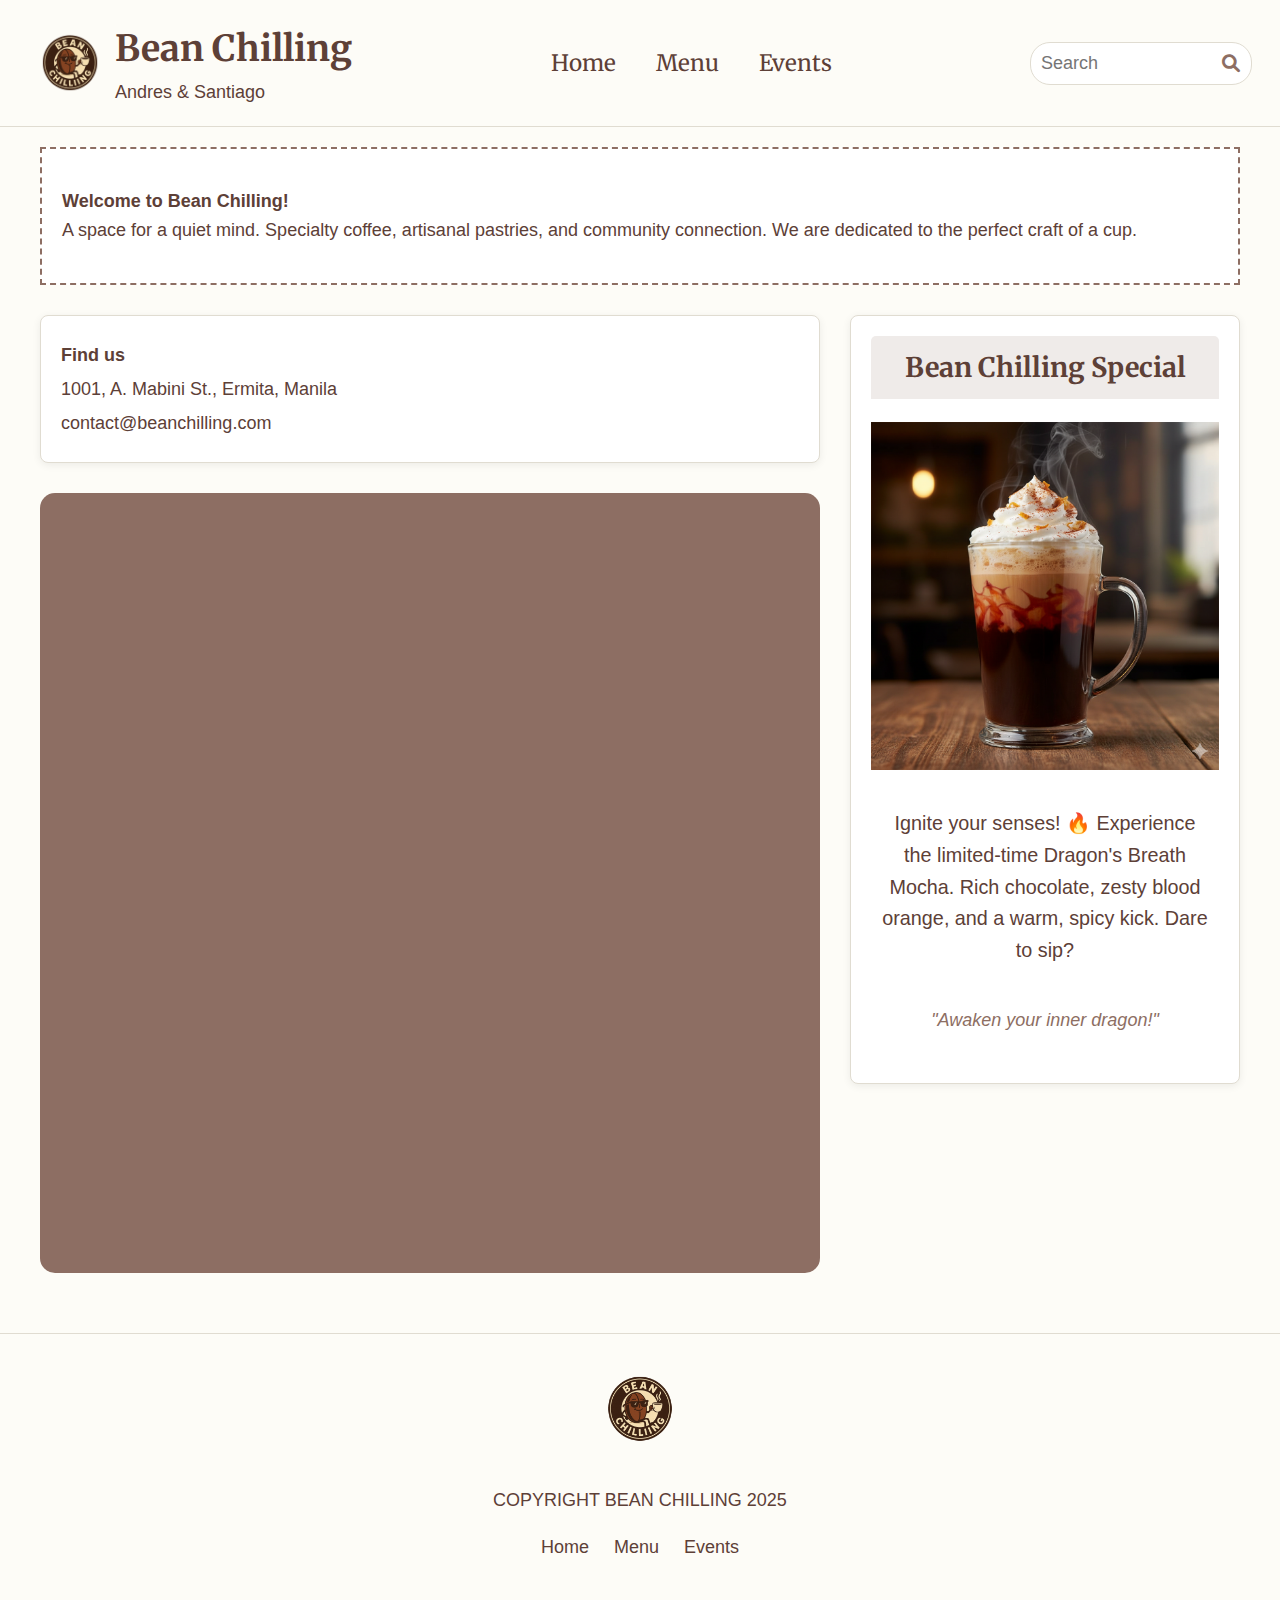
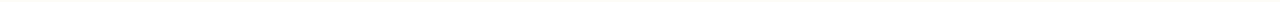
<file: index.html>
<!DOCTYPE html>
<html lang="en">
<head>
    <meta charset="UTF-8">
    <meta name="viewport" content="width=device-width, initial-scale=1.0">
    <title>Bean Chilling - Home</title>
    <link rel="stylesheet" href="style.css">
    <link rel="stylesheet" href="https://cdnjs.cloudflare.com/ajax/libs/font-awesome/6.0.0-beta3/css/all.min.css">
</head>
<body>


<header class="header">
    <div class="logo-area">
        <img src="images/logo.png" alt="Bean Chilling Logo">
        <div class="logo-text">
            <h1>Bean Chilling</h1>
            <p>Andres & Santiago</p>
        </div>
    </div>
   
    <input type="checkbox" id="hamburger-toggle" class="hamburger-toggle">
   
    <label for="hamburger-toggle" class="hamburger">
        <i class="fas fa-bars"></i>
        <i class="fas fa-times"></i>
    </label>
   
    <nav class="main-nav">
        <ul>
            <li><a href="index.html" class="active">Home</a></li>
            <li><a href="menu.html">Menu</a></li>
            <li><a href="events.html">Events</a></li>
        </ul>
    </nav>
   
    <div class="search-bar">
        <input type="text" placeholder="Search">
        <i class="fas fa-search search-icon"></i>
    </div>
</header>


    <main class="container">
        <div class="welcome-box">
            <p><strong>Welcome to Bean Chilling!</strong><br>
A space for a quiet mind. Specialty coffee, artisanal pastries, and community connection. We are dedicated to the perfect craft of a cup.        </div>


        <div class="page-grid">
            <div class="main-column">
                <div class="info-box contact-info">
                    <p><strong>Find us</strong></p>
                    <p>1001, A. Mabini St., Ermita, Manila</p>
                    <p>contact@beanchilling.com</p>
                </div>
                <div class="map-embed">
                    <iframe src="https://www.google.com/maps/embed?pb=!1m18!1m12!1m3!1d3861.328325732158!2d120.97903937588383!3d14.580287777477543!2m3!1f0!2f0!3f0!3m2!1i1024!2i768!4f13.1!3m3!1m2!1s0x3397ca2ed5c62239%3A0x205566cf74395426!2s1001%20A.%20Mabini%20St%2C%20Ermita%2C%20Manila%2C%201000%20Metro%20Manila!5e0!3m2!1sen!2sph!4v1727773024842!5m2!1sen!2sph" width="600" height="450" style="border:0;" allowfullscreen="" loading="lazy" referrerpolicy="no-referrer-when-downgrade"></iframe>
                </div>
                </div>
            <div class="sidebar">
                <div class="info-box special-offer">
                    <h2>Bean Chilling Special</h2>
                    <img src="images/dbml.png" alt="dragonbreath">
                    <p>Ignite your senses! 🔥 Experience the limited-time Dragon's Breath Mocha. Rich chocolate, zesty blood orange, and a warm, spicy kick. Dare to sip?</p>
                    <p class="fine-print">"Awaken your inner dragon!"</p>
                </div>
            </div>
        </div>
    </main>


    <footer class="footer">
        <img src="images/logo.png" alt="Bean Chilling Logo">
        <p>COPYRIGHT BEAN CHILLING 2025</p>
        <nav class="footer-nav">
            <a href="index.html">Home</a>
            <a href="menu.html">Menu</a>
            <a href="events.html">Events</a>
        </nav>
    </footer>


</body>
</html>
</file>
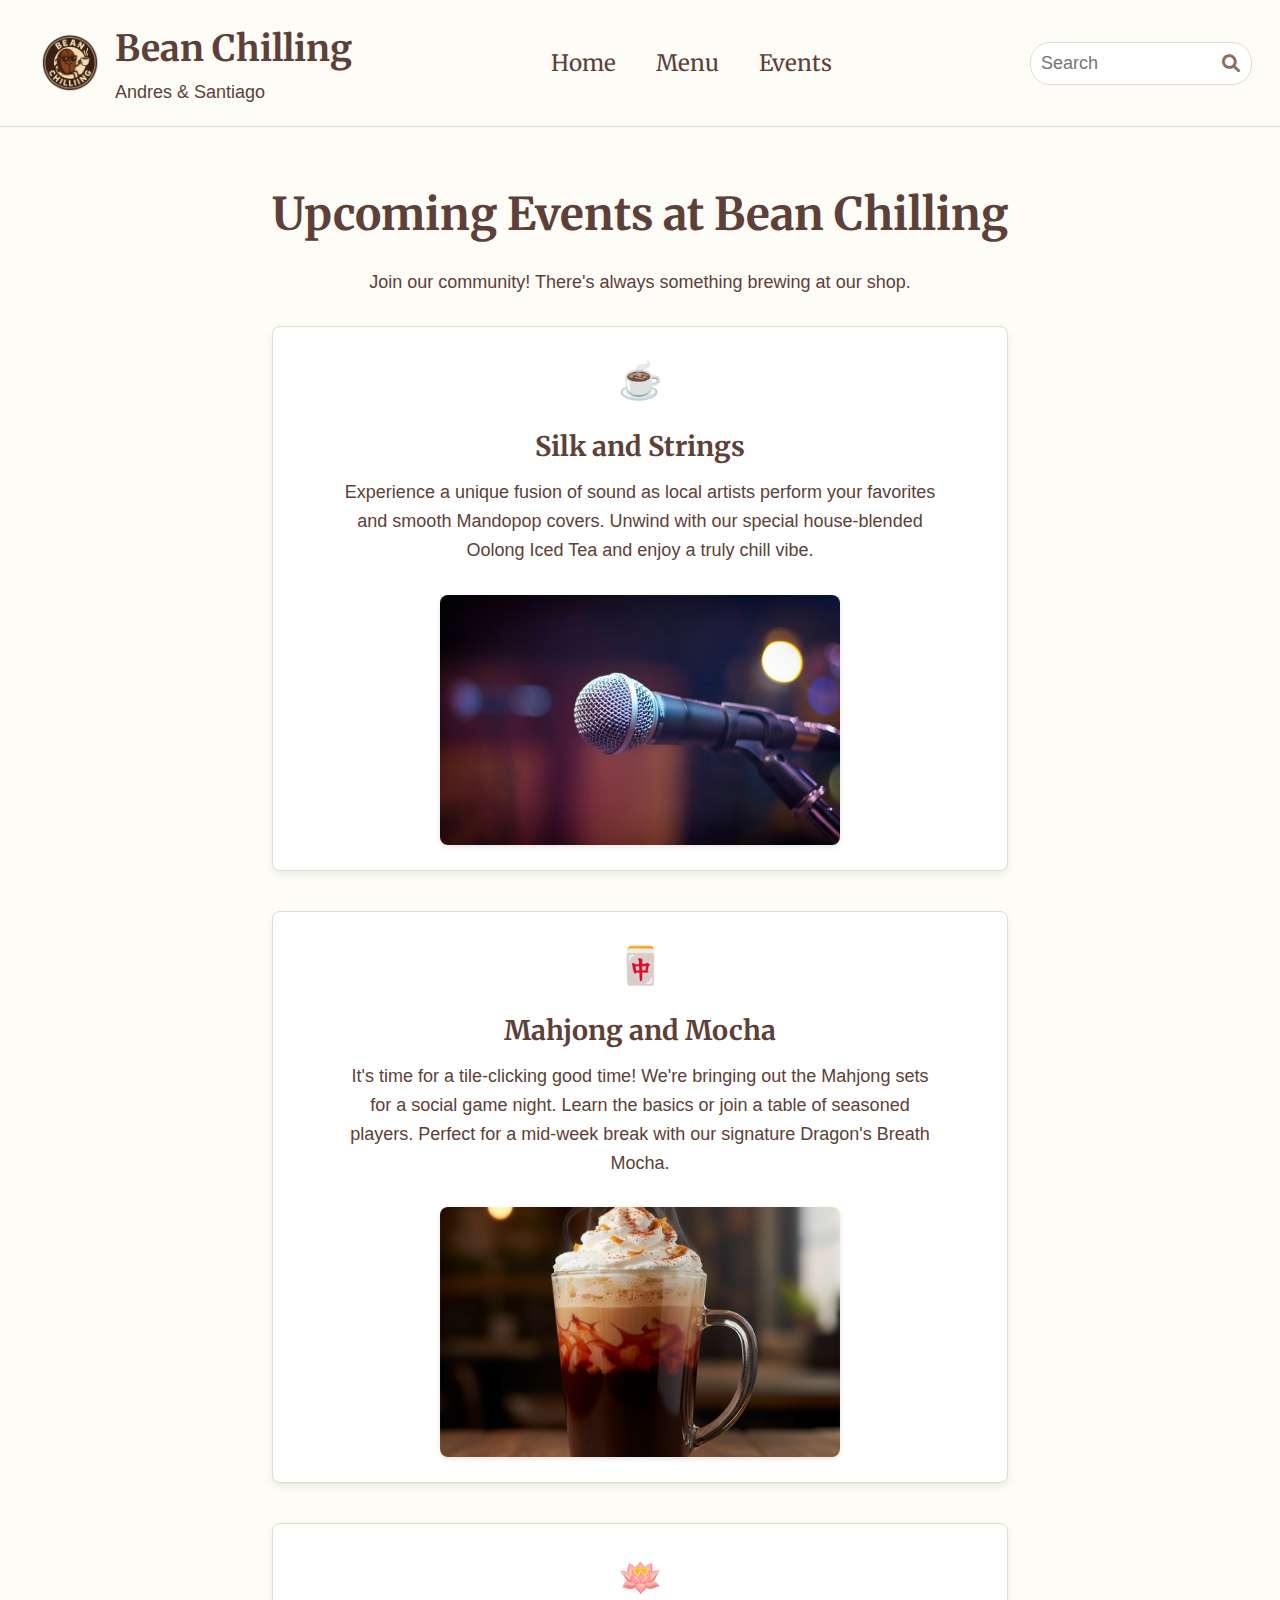
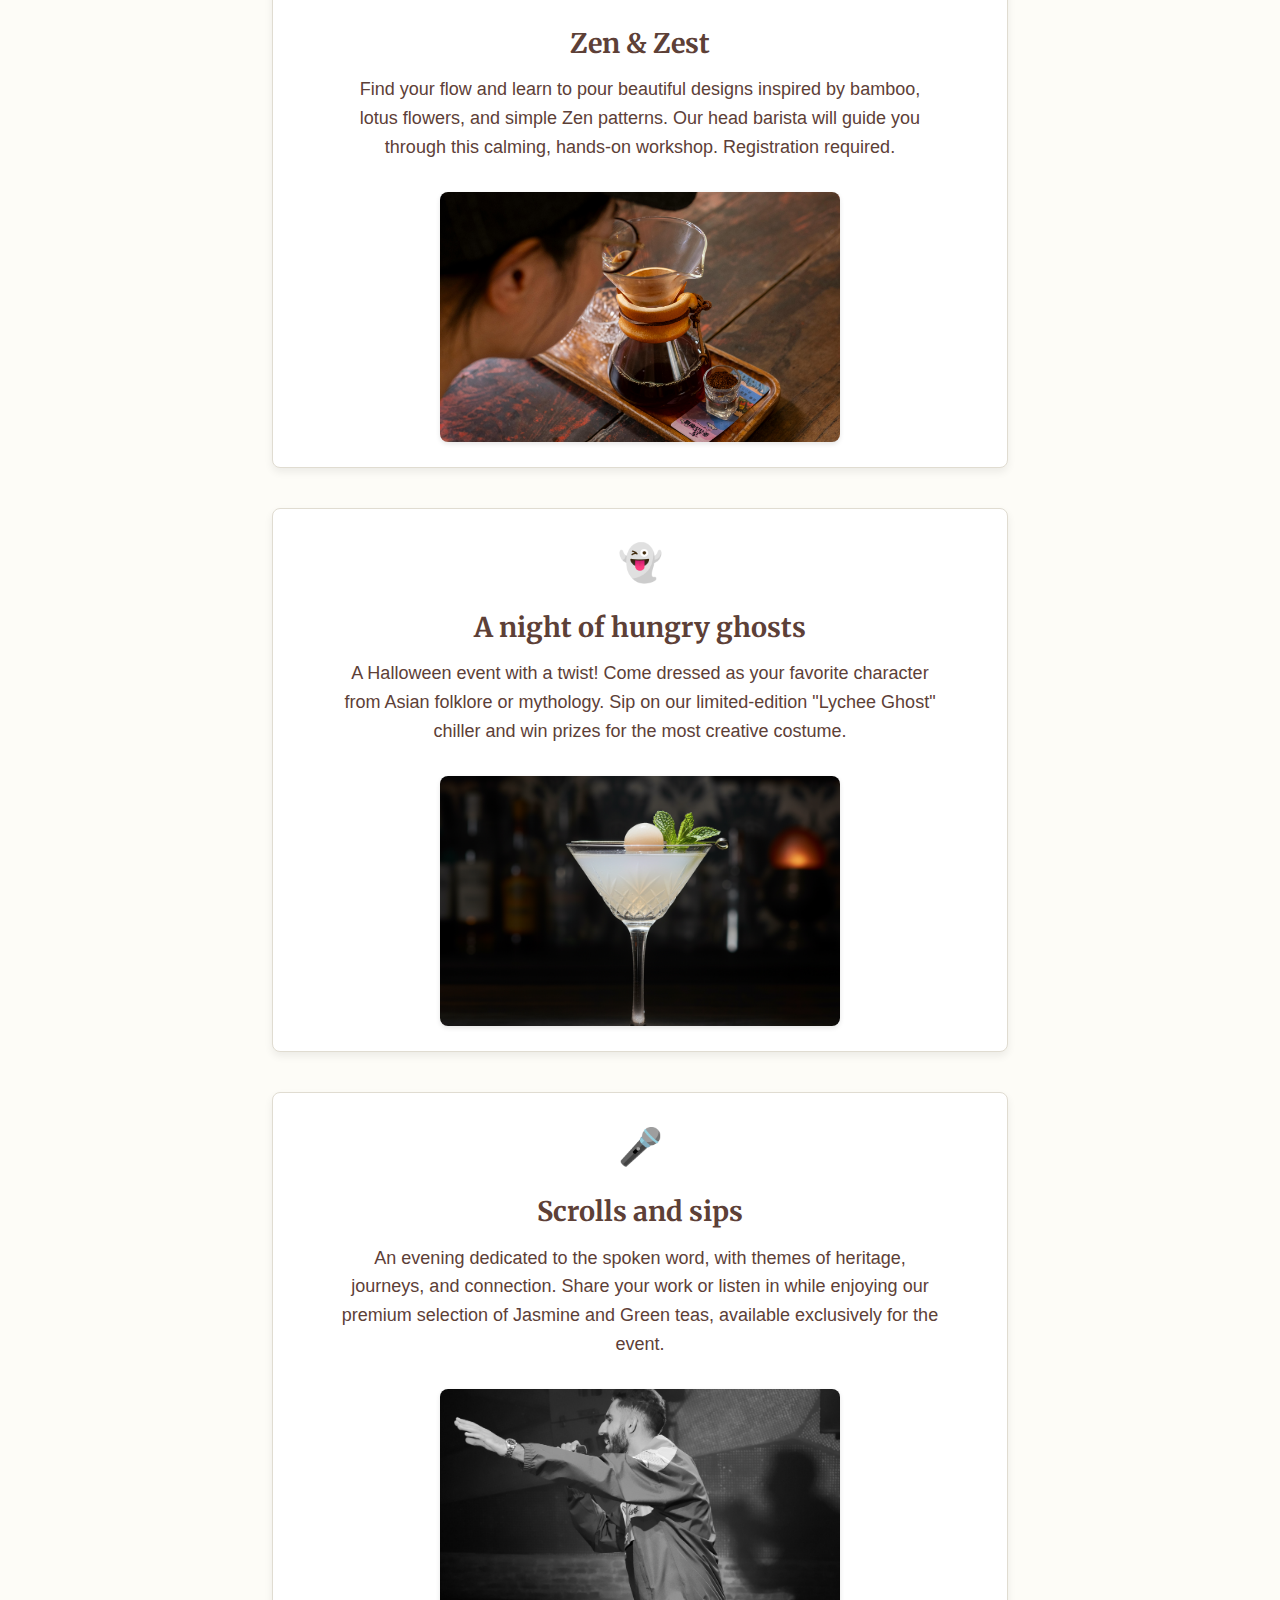
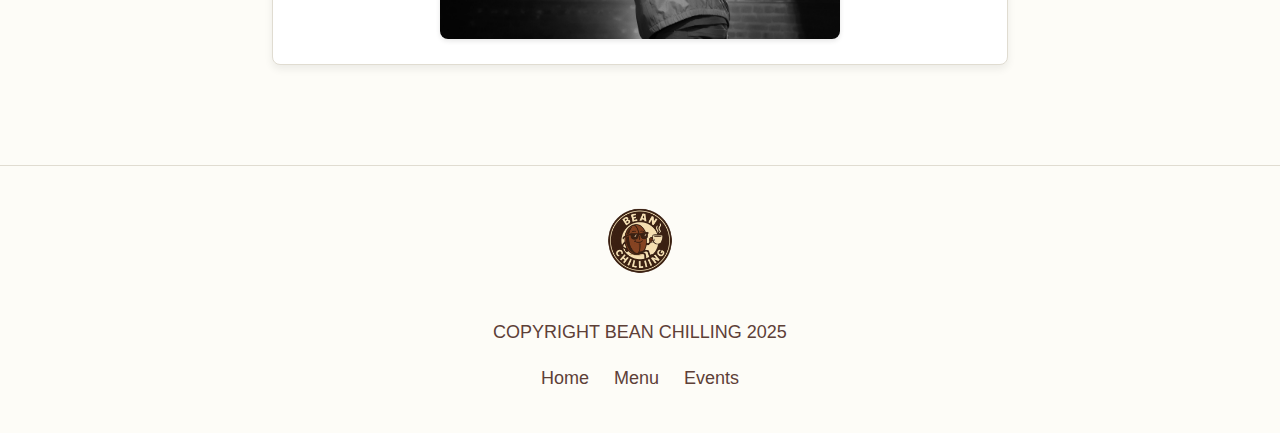
<file: events.html>
<!DOCTYPE html>
<html lang="en">
<head>
    <meta charset="UTF-8">
    <meta name="viewport" content="width=device-width, initial-scale=1.0">
    <title>Events - Bean Chilling</title>
    <link rel="stylesheet" href="style.css">
    <link rel="stylesheet" href="https://cdnjs.cloudflare.com/ajax/libs/font-awesome/6.0.0-beta3/css/all.min.css">
</head>
<body>


<header class="header">
    <div class="logo-area">
        <img src="images/logo.png" alt="Bean Chilling Logo">
        <div class="logo-text">
            <h1>Bean Chilling</h1>
            <p>Andres & Santiago</p>
        </div>
    </div>
    
    <input type="checkbox" id="hamburger-toggle" class="hamburger-toggle">
    
    <label for="hamburger-toggle" class="hamburger">
        <i class="fas fa-bars"></i>
        <i class="fas fa-times"></i>
    </label>
    
    <nav class="main-nav">
        <ul>
            <li><a href="index.html" class="active">Home</a></li>
            <li><a href="menu.html">Menu</a></li>
            <li><a href="events.html">Events</a></li>
        </ul>
    </nav>
    
    <div class="search-bar">
        <input type="text" placeholder="Search">
        <i class="fas fa-search search-icon"></i>
    </div>
</header>
    <main class="container">
        <div class="events-header">
            <h1>Upcoming Events at Bean Chilling</h1>
            <p>Join our community! There's always something brewing at our shop.</p>
        </div>


        <div class="events-list">
            <ul>
                <li>
                    <span class="event-icon">☕</span>
                    <div class="event-details">
                        <h3>Silk and Strings</h3>
                        <p>Experience a unique fusion of sound as local artists perform your favorites and smooth Mandopop covers. Unwind with our special house-blended Oolong Iced Tea and enjoy a truly chill vibe.</p>
                    </div>
                    <img src="images/mic.jpg" alt="Silk and Strings event" class="event-image">
                </li>
                 <li>
                    <span class="event-icon">🀄</span>
                    <div class="event-details">
                        <h3>Mahjong and Mocha</h3>
                        <p> It's time for a tile-clicking good time! We're bringing out the Mahjong sets for a social game night. Learn the basics or join a table of seasoned players. Perfect for a mid-week break with our signature Dragon's Breath Mocha.</p>
                    </div>
                    <img src="images/dbml.png" alt="Mahjong and Mocha event" class="event-image">
                </li>
                 <li>
                    <span class="event-icon">🪷</span>
                    <div class="event-details">
                        <h3>Zen & Zest</h3>
                        <p> Find your flow and learn to pour beautiful designs inspired by bamboo, lotus flowers, and simple Zen patterns. Our head barista will guide you through this calming, hands-on workshop. Registration required.</p>
                    </div>
                    <img src="images/pexels-gu-ko-2150570603-31756424.jpg" alt="Zen & Zest event" class="event-image">
                </li>
                 <li>
                    <span class="event-icon">👻</span>
                    <div class="event-details">
                        <h3>A night of hungry ghosts</h3>
                        <p>A Halloween event with a twist! Come dressed as your favorite character from Asian folklore or mythology. Sip on our limited-edition "Lychee Ghost" chiller and win prizes for the most creative costume.</p>
                    </div>
                    <img src="images/ghost.png" alt="A night of hungry ghosts event" class="event-image">
                </li>
                 <li>
                    <span class="event-icon">🎤</span>
                    <div class="event-details">
                        <h3>Scrolls and sips</h3>
                        <p>An evening dedicated to the spoken word, with themes of heritage, journeys, and connection. Share your work or listen in while enjoying our premium selection of Jasmine and Green teas, available exclusively for the event.</p>
                    </div>
                    <img src="images/pexels-faruktokluoglu-10063045.jpg" alt="Scrolls and Sips event" class="event-image">
                </li>
            </ul>
        </div>


    </main>


    <footer class="footer">
        <img src="images/logo.png" alt="Bean Chilling Logo">
        <p>COPYRIGHT BEAN CHILLING 2025</p>
        <nav class="footer-nav">
            <a href="index.html">Home</a>
            <a href="menu.html">Menu</a>
            <a href="events.html">Events</a>
        </nav>
    </footer>


</body>
</html>
</file>
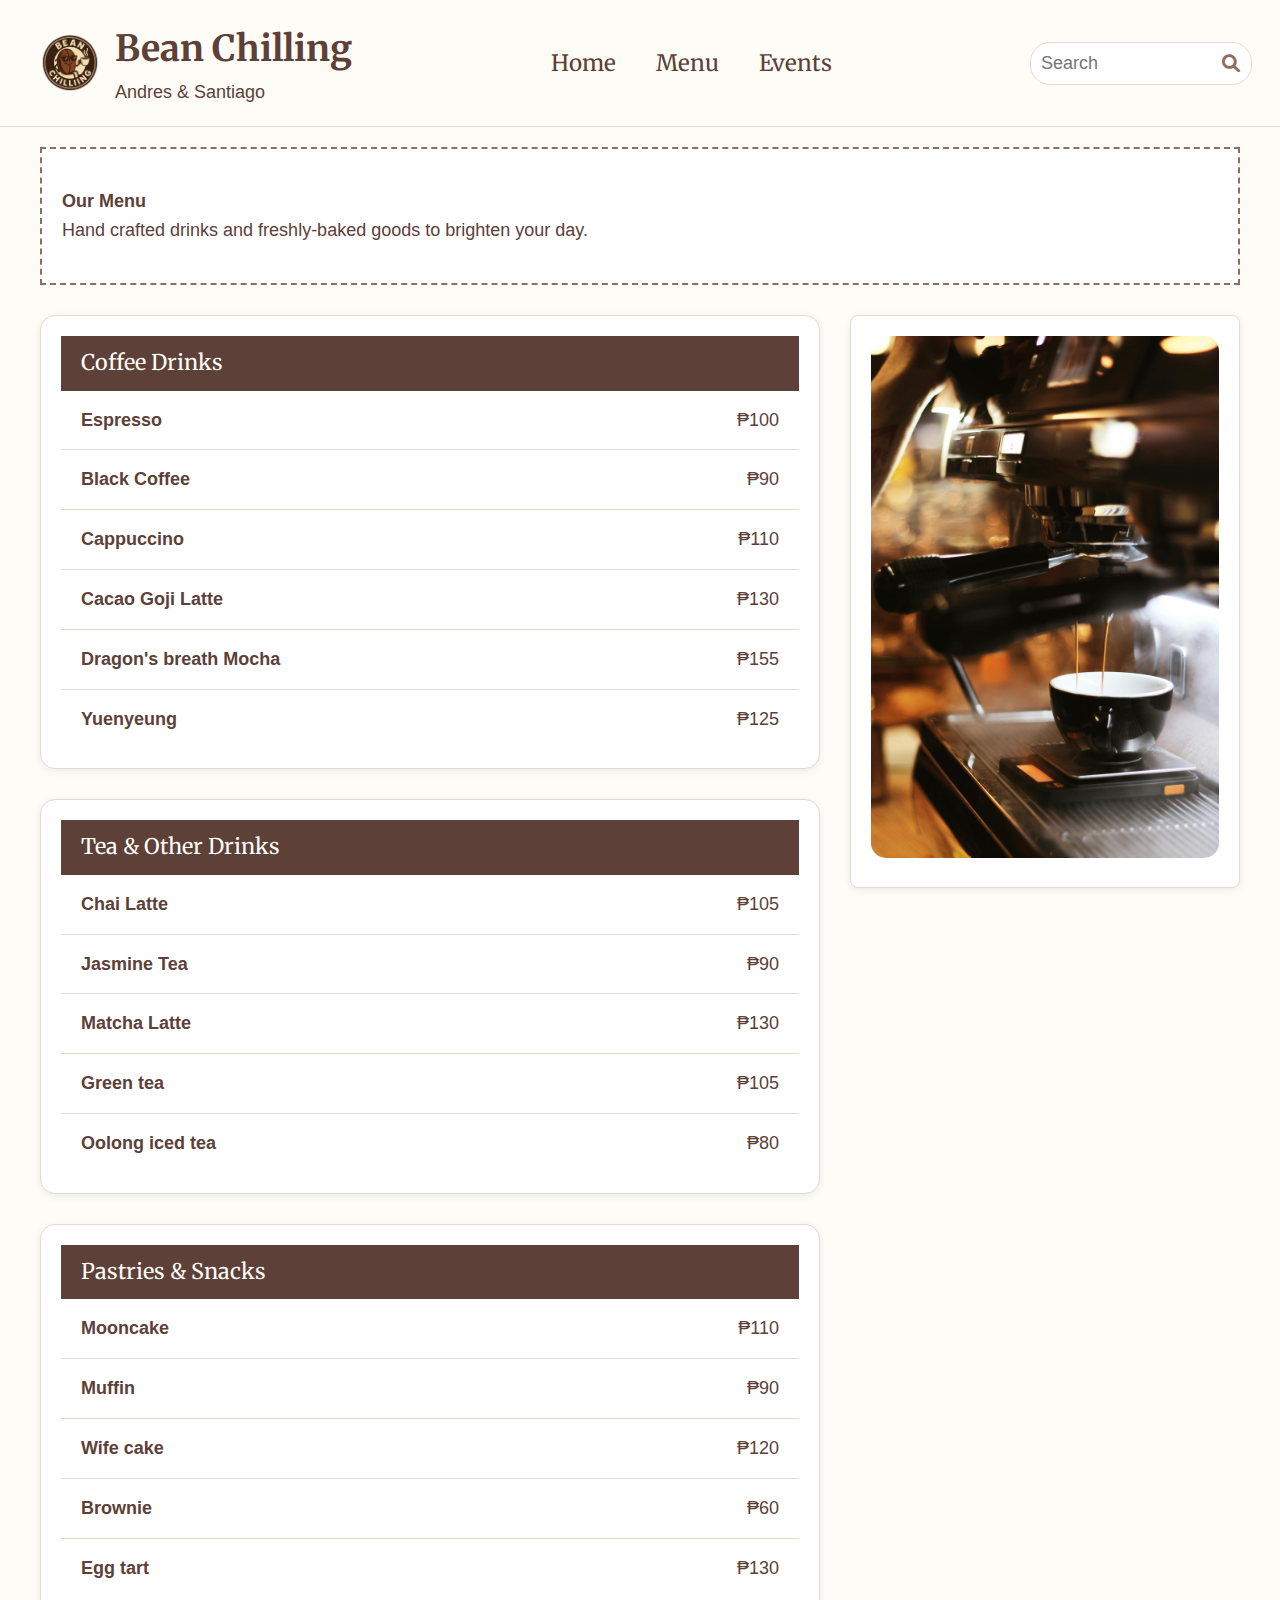
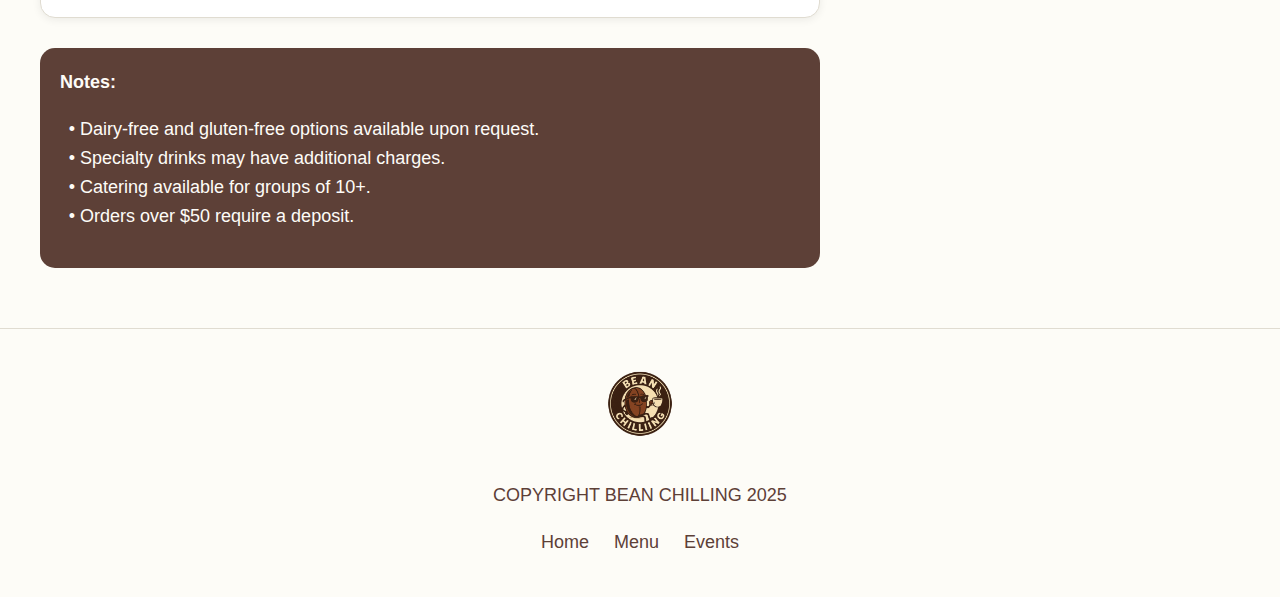
<file: menu.html>
<!DOCTYPE html>
<html lang="en">
<head>
    <meta charset="UTF-8">
    <meta name="viewport" content="width=device-width, initial-scale=1.0">
    <title>Our Menu - Bean Chilling</title>
    <link rel="stylesheet" href="style.css">
    <link rel="stylesheet" href="https://cdnjs.cloudflare.com/ajax/libs/font-awesome/6.0.0-beta3/css/all.min.css">
</head>
<body>


<header class="header">
    <div class="logo-area">
        <img src="images/logo.png" alt="Bean Chilling Logo">
        <div class="logo-text">
            <h1>Bean Chilling</h1>
            <p>Andres & Santiago</p>
        </div>
    </div>
   
    <input type="checkbox" id="hamburger-toggle" class="hamburger-toggle">
   
    <label for="hamburger-toggle" class="hamburger">
        <i class="fas fa-bars"></i>
        <i class="fas fa-times"></i>
    </label>
   
    <nav class="main-nav">
        <ul>
            <li><a href="index.html" class="active">Home</a></li>
            <li><a href="menu.html">Menu</a></li>
            <li><a href="events.html">Events</a></li>
        </ul>
    </nav>
   
    <div class="search-bar">
        <input type="text" placeholder="Search">
        <i class="fas fa-search search-icon"></i>
    </div>
</header>


    <main class="container">
        <div class="welcome-box">
            <p><strong>Our Menu</strong><br>
            Hand crafted drinks and freshly-baked goods to brighten your day.</p>
        </div>


        <div class="page-grid">
            <div class="main-column">
                <div class="info-box menu-list">
                    <div class="menu-category">Coffee Drinks</div>
                    <div class="menu-item"><span class="item-name">Espresso</span><span class="price">₱100</span></div>
                    <div class="menu-item"><span class="item-name">Black Coffee</span><span class="price">₱90</span></div>
                    <div class="menu-item"><span class="item-name">Cappuccino</span><span class="price">₱110</span></div>
                    <div class="menu-item"><span class="item-name">Cacao Goji Latte</span><span class="price">₱130</span></div>
                    <div class="menu-item"><span class="item-name">Dragon's breath Mocha</span><span class="price">₱155</span></div>
                    <div class="menu-item"><span class="item-name">Yuenyeung</span><span class="price">₱125</span></div>
                </div>


                <div class="info-box menu-list">
                    <div class="menu-category">Tea & Other Drinks</div>
                    <div class="menu-item"><span class="item-name">Chai Latte</span><span class="price">₱105</span></div>
                    <div class="menu-item"><span class="item-name">Jasmine Tea</span><span class="price">₱90</span></div>
                    <div class="menu-item"><span class="item-name">Matcha Latte</span><span class="price">₱130</span></div>
                    <div class="menu-item"><span class="item-name">Green tea</span><span class="price">₱105</span></div>
                    <div class="menu-item"><span class="item-name">Oolong iced tea</span><span class="price">₱80</span></div>
                </div>


                <div class="info-box menu-list">
                    <div class="menu-category">Pastries & Snacks</div>
                    <div class="menu-item"><span class="item-name">Mooncake</span><span class="price">₱110</span></div>
                    <div class="menu-item"><span class="item-name">Muffin</span><span class="price">₱90</span></div>
                    <div class="menu-item"><span class="item-name">Wife cake</span><span class="price">₱120</span></div>
                    <div class="menu-item"><span class="item-name">Brownie</span><span class="price">₱60</span></div>
                    <div class="menu-item"><span class="item-name">Egg tart</span><span class="price">₱130</span></div>
                </div>


                <div class="dark-box menu-notes">
                    <strong>Notes:</strong>
                    <ul>
                        <li>Dairy-free and gluten-free options available upon request.</li>
                        <li>Specialty drinks may have additional charges.</li>
                        <li>Catering available for groups of 10+.</li>
                        <li>Orders over $50 require a deposit.</li>
                    </ul>
                </div>
            </div>
            <div class="sidebar">
                <div class="info-box menu-image">
                    <img src="images/brew.jpg">
                </div>
            </div>
        </div>
    </main>


    <footer class="footer">
        <img src="images/logo.png" alt="Bean Chilling Logo">
        <p>COPYRIGHT BEAN CHILLING 2025</p>
        <nav class="footer-nav">
            <a href="index.html">Home</a>
            <a href="menu.html">Menu</a>
            <a href="events.html">Events</a>
        </nav>
    </footer>


</body>
</html>
</file>
<file: style.css>
@import url('https://fonts.googleapis.com/css2?family=Merriweather:ital,opsz,wght@0,18..144,300..900;1,18..144,300..900&display=swap');

body {
    font-family: 'Lato', sans-serif;
    margin: 0;
    background-color: #FDFCF7; 
    color: #5D4037; 
    font-size: 18px;
    line-height: 1.6;

    display: flex;
    flex-direction: column;
    min-height: 100vh;
}

.container {
    max-width: 1200px;
    margin: 0 auto;
    padding: 20px;
}


main {
    flex-grow: 1;
}


.header {
    display: flex;
    justify-content: space-between;
    align-items: center;
    padding: 20px 40px;
    border-bottom: 1px solid #E0DCD1; 
}

.logo-area {
    display: flex;
    align-items: center;
}

.logo-area img {
    height: 60px;
    margin-right: 15px;
}

.logo-text h1 {
    font-family: 'Merriweather', serif;
    font-size: 2em;
    margin: 0;
}

.logo-text p {
    margin: 0;
    font-size: 1em;
}

.main-nav ul {
    list-style: none;
    display: flex;
    gap: 40px;
    margin: 0;
    padding: 0;
}

.main-nav a {
    text-decoration: none;
    color: #5D4037;
    font-family: 'Merriweather', serif;
    font-size: 1.25em;
    padding-bottom: 5px;
}


.main-nav a:hover {
    border-bottom: 2px solid #5D4037;
}


.search-bar {
    display: flex;
    align-items: center;
}

.search-bar input {
    border: 1px solid #E0DCD1; 
    background-color: #FFFFFF; 
    padding: 10px;
    border-radius: 20px;
    width: 200px;
    font-size: 1em;
    color: #5D4037;
}

.search-bar input:focus {
    outline: none;
    border-color: #8D6E63;
}

.search-bar .search-icon {
    margin-left: -30px;
    color: #8D6E63;
    cursor: pointer;
}

.page-grid {
    display: grid;
    grid-template-columns: 2fr 1fr;
    gap: 30px;
    margin-top: 30px;
}

.main-column {
    display: flex;
    flex-direction: column;
    gap: 30px;
}

.sidebar {
    display: flex;
    flex-direction: column;
    gap: 30px;
}

.info-box {
    background-color: #FFFFFF; 
    border: 1px solid #E0DCD1; 
    padding: 20px;
    border-radius: 8px;
    box-shadow: 0 2px 8px rgba(0,0,0,0.07);
}

.dark-box {
    background-color: #5D4037; 
    color: #FDFCF7; 
    padding: 20px;
    border-radius: 15px;
}


.welcome-box {
    border: 2px dashed #8D6E63;
    padding: 20px;
    background-color: #FFFFFF; 
}

.contact-info p {
    margin: 5px 0;
}

.map-embed {
    position: relative;
    overflow: hidden;
    width: 100%;
    padding-top: 100%;
    border-radius: 15px;
    background-color: #8D6E63;
}

.map-embed iframe {
    position: absolute;
    top: 0;
    left: 0;
    bottom: 0;
    right: 0;
    width: 100%;
    height: 100%;
}

.special-offer {
    text-align: center;
}

.special-offer h2 {
    font-family: 'Merriweather', serif;
    background-color: #EFEBE9; 
    padding: 10px;
    margin-top: 0;
    border-radius: 5px 5px 0 0;
}

.special-offer img {
    width: 100%;
}

.special-offer p {
    font-size: 1.1em;
    padding: 10px;
}

.special-offer .fine-print {
    font-style: italic;
    color: #8D6E63;
    font-size: 1em;
}


.menu-list {
    border-radius: 15px;
    overflow: hidden;
    border: 1px solid #E0DCD1; 
}

.menu-category {
    background-color: #5D4037; 
    color: #FDFCF7; 
    padding: 10px 20px;
    font-family: 'Merriweather', serif;
    font-size: 1.2em;
}

.menu-item {
    display: flex;
    justify-content: space-between;
    padding: 15px 20px;
    background-color: #FFFFFF; 
    border-bottom: 1px solid #E0DCD1; 
}

.menu-item:last-child {
    border-bottom: none;
}

.menu-item .item-name {
    font-weight: bold;
}

.menu-notes ul {
    list-style-type: '• ';
    padding-left: 20px;
}

.menu-image img {
    width: 100%;
    border-radius: 15px;
}


.events-header {
    text-align: center;
    margin-bottom: 30px;
}

.events-header h1 {
    font-family: 'Merriweather', serif;
    font-size: 2.5em;
    margin-bottom: 10px;
}



.events-list {
    max-width: 800px;
    margin: 0 auto;
}

.events-list ul {
    list-style: none;
    padding: 0;
}

.events-list li {
    display: flex;
    flex-direction: column; 
    align-items: center;   
    text-align: center;    
    gap: 15px; 
    margin-bottom: 40px; 
    border: 1px solid #E0DCD1;
    border-radius: 8px;
    padding: 25px; 
    background-color: #FFFFFF;
    box-shadow: 0 4px 8px rgba(0,0,0,0.07); 
}

.event-icon {
    font-size: 2em; 
    color: #8D6E63;
}




.event-details h3 {
    margin: 0 0 10px 0; 
    font-family: 'Merriweather', serif;
    color: #5D4037;
    font-size: 1.5em; 
}

.event-details p {
    margin: 0;
    max-width: 600px; 
    margin-left: auto;  
    margin-right: auto;
}


.event-image {
    width: 90%; 
    max-width: 400px; 
    height: auto;
    aspect-ratio: 16 / 10; 
    object-fit: cover;
    border-radius: 8px;
    margin: 15px auto 0 auto; 
    box-shadow: 0 2px 5px rgba(0,0,0,0.1);
}


.hamburger-toggle {
    display: none;
}

.hamburger {
    display: none;
    font-size: 1.5rem;
    cursor: pointer;
    z-index: 1001;
    color: #5D4037;
}

.hamburger .fa-times {
    display: none;
}

.hamburger-toggle:checked ~ .main-nav {
    display: block;
}

.hamburger-toggle:checked ~ .hamburger .fa-bars {
    display: none;
}

.hamburger-toggle:checked ~ .hamburger .fa-times {
    display: block;
}


@media (max-width: 992px) {
    .header {
        flex-direction: row;
        flex-wrap: wrap;
        justify-content: space-between;
    }

    .hamburger {
        display: block;
    }
    
    .main-nav {
        display: none;
        order: 3;
        width: 100%;
        background-color: #FDFCF7; 
        margin-top: 15px;
        border-top: 1px solid #E0DCD1; 
    }

    .main-nav ul {
        flex-direction: column;
        align-items: center;
        padding: 20px 0;
        gap: 20px;
    }

    .search-bar {
        order: 2;
    }

    .page-grid {
        grid-template-columns: 1fr;
    }

    
    .events-list li {
        flex-direction: column; 
        align-items: center; 
        text-align: center;
    }

    .event-image {
        margin: 20px auto 0 auto; 
        width: 90%; 
        height: auto; 
        aspect-ratio: 1 / 1; 
    }
}


.footer {
    text-align: center;
    padding: 40px 20px;
    margin-top: 40px;
    border-top: 1px solid #E0DCD1; =
}

.footer img {
    height: 70px;
    margin-bottom: 15px;
}

.footer-nav {
    margin-top: 15px;
}

.footer-nav a {
    text-decoration: none;
    color: #5D4037;
    margin: 0 10px;
}


@media (max-width: 768px) {
    .header {
        padding: 15px 20px;
    }
    
    .logo-text h1 {
        font-size: 1.5em;
    }
    
    .logo-area img {
        height: 50px;
    }

    .search-bar {
        width: 100%;
        margin-top: 10px;
        order: 3;
        justify-content: center;
    }
    
    .main-nav {
       order: 2;
    }
    
    .container {
        padding: 15px;
    }
    
    .events-header h1 {
        font-size: 2em;
    }
    
    .special-offer h2 {
        font-size: 1.2em;
    }
}
</file>
